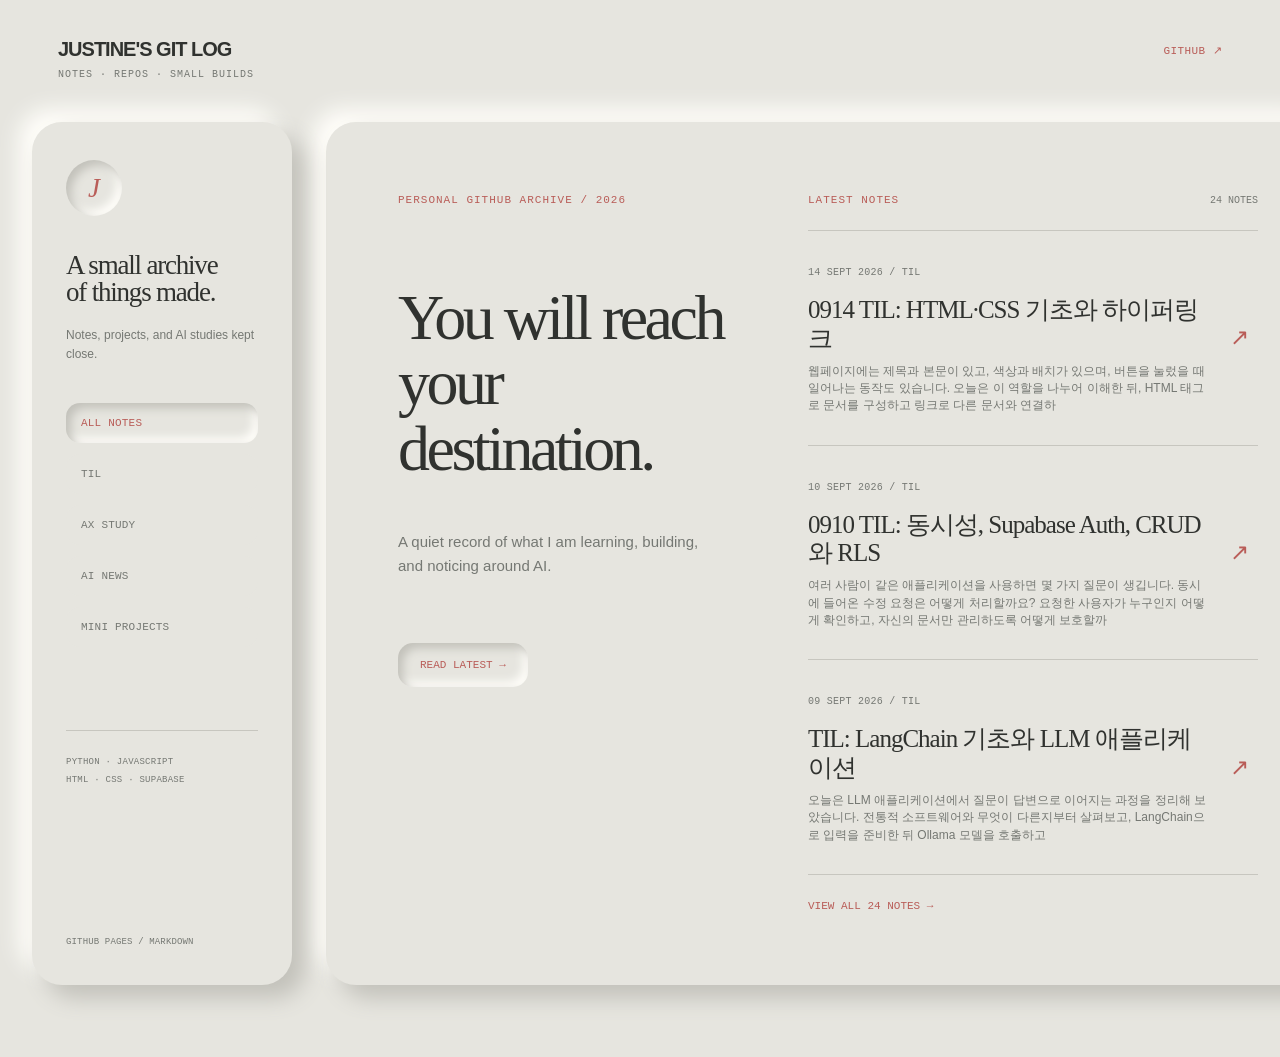
<file: index.html>
<!doctype html>
<html lang="en">
<head>
  <meta charset="utf-8">
  <meta name="viewport" content="width=device-width,initial-scale=1">
  <meta name="description" content="Justine's GitHub archive for TIL, AX study notes, AI news, and small projects.">
  <title>Justine's Git Log</title>
  <link rel="stylesheet" href="assets/site.css?v=20260915-3">
</head>
<body class="home-page">
  <main class="shell">
    <header class="site-header">
      <a href="/" class="brand">JUSTINE'S GIT LOG<span>NOTES · REPOS · SMALL BUILDS</span></a>
      <a class="github-link" href="https://github.com/justinweon" target="_blank" rel="noreferrer">GITHUB ↗</a>
    </header>

    <div class="home-layout">
      <aside class="sidebar" aria-label="Archive categories">
        <div class="monogram" aria-hidden="true">J</div>
        <h1>A small archive<br>of things made.</h1>
        <p>Notes, projects, and AI studies kept close.</p>
        <nav class="category-nav">
          <button class="category active" data-category="all">ALL NOTES</button>
          <button class="category" data-category="til">TIL</button>
          <button class="category" data-category="ax">AX STUDY</button>
          <button class="category" data-category="news">AI NEWS</button>
          <button class="category" data-category="projects">MINI PROJECTS</button>
        </nav>
        <div class="stack"><span>PYTHON · JAVASCRIPT</span><span>HTML · CSS · SUPABASE</span></div>
        <p class="sidebar-foot">GITHUB PAGES / MARKDOWN</p>
      </aside>

      <section class="home-surface">
        <section class="welcome">
          <p class="eyebrow">PERSONAL GITHUB ARCHIVE / 2026</p>
          <h2>You will reach<br>your destination.</h2>
          <p>A quiet record of what I am learning, building,<br>and noticing around AI.</p>
          <button id="read-latest" class="soft-button">READ LATEST →</button>
        </section>

        <section class="latest" aria-live="polite">
          <div class="latest-head"><p class="eyebrow" id="feed-label">LATEST NOTES</p><span id="feed-count"></span></div>
          <div id="post-list" class="post-list"></div>
          <p id="empty-state" class="empty-state" hidden>No notes here yet.</p>
          <button id="view-all" class="view-all">VIEW ALL WRITING →</button>
        </section>
      </section>
    </div>
  </main>
  <script src="assets/site.js?v=20260915-3"></script>
</body>
</html>
</file>
<file: assets/site.css>
:root{--base:#e6e5df;--ink:#30322f;--muted:#757873;--accent:#b95d58;--line:#c7c6bf;--shadow-dark:#c2c1ba;--shadow-light:#fffefa;--radius:30px}*{box-sizing:border-box}html{background:var(--base)}body{margin:0;background:var(--base);color:var(--ink);font-family:Arial,Helvetica,sans-serif}a{color:inherit}button{font:inherit;color:inherit;cursor:pointer}.shell,.reader-shell{width:min(1412px,calc(100% - 64px));margin:auto;padding:38px 0 72px;min-height:100vh}.site-header,.reader-header{display:flex;align-items:flex-start;justify-content:space-between;margin:0 26px 40px}.brand{font-size:20px;font-weight:700;letter-spacing:-1px;text-decoration:none}.brand span{display:block;margin-top:7px;font:10px/1.4 "Courier New",monospace;letter-spacing:1px;color:var(--muted)}.github-link{font:11px "Courier New",monospace;letter-spacing:.4px;color:var(--accent);text-decoration:none;padding:6px 0}.github-link:hover{color:var(--ink)}.home-layout{display:grid;grid-template-columns:260px 1fr;gap:34px}.sidebar,.home-surface,.reader-surface{background:var(--base);box-shadow:13px 13px 22px var(--shadow-dark),-13px -13px 22px var(--shadow-light)}.sidebar{position:relative;border-radius:var(--radius);padding:38px 34px;min-height:780px}.monogram{width:56px;height:56px;display:grid;place-items:center;border-radius:50%;box-shadow:inset 5px 5px 10px var(--shadow-dark),inset -5px -5px 10px var(--shadow-light);font:italic 27px Georgia,serif;color:var(--accent)}.sidebar h1{margin:36px 0 0;font:400 27px/1 Georgia,serif;letter-spacing:-1.2px}.sidebar>p{margin:20px 0 40px;color:var(--muted);font-size:12px;line-height:1.55}.category-nav{display:grid;gap:11px}.category{border:0;border-radius:14px;padding:14px 15px;background:var(--base);color:var(--muted);font:11px "Courier New",monospace;text-align:left;letter-spacing:.2px;transition:color .2s,box-shadow .2s}.category:hover{color:var(--accent)}.category.active{color:var(--accent);box-shadow:inset 5px 5px 10px var(--shadow-dark),inset -5px -5px 10px var(--shadow-light)}.stack{margin-top:83px;padding-top:26px;border-top:1px solid var(--line);display:grid;gap:8px;color:var(--muted);font:9px "Courier New",monospace;letter-spacing:.25px}.sidebar .sidebar-foot{position:absolute;bottom:38px;margin:0;font:9px "Courier New",monospace;color:var(--muted);letter-spacing:.15px}.home-surface{display:grid;grid-template-columns:minmax(360px,.85fr) minmax(450px,1.15fr);gap:50px;border-radius:var(--radius);padding:72px;min-height:780px}.eyebrow{margin:0;color:var(--accent);font:11px "Courier New",monospace;letter-spacing:1px}.welcome h2{margin:79px 0 0;font:400 clamp(48px,5vw,66px)/1.02 Georgia,serif;letter-spacing:-3.5px}.welcome>p:not(.eyebrow){margin:49px 0 0;color:var(--muted);font-size:15px;line-height:1.6}.soft-button{border:0;border-radius:15px;margin-top:65px;padding:16px 22px;background:var(--base);box-shadow:inset 5px 5px 10px var(--shadow-dark),inset -5px -5px 10px var(--shadow-light);color:var(--accent);font:11px "Courier New",monospace;transition:transform .2s,box-shadow .2s}.soft-button:hover{transform:translateY(-2px)}.soft-button:active{transform:none;box-shadow:inset 2px 2px 5px var(--shadow-dark),inset -2px -2px 5px var(--shadow-light)}.latest-head{display:flex;justify-content:space-between;align-items:baseline;border-bottom:1px solid var(--line);padding-bottom:24px}.latest-head span{color:var(--muted);font:10px "Courier New",monospace}.post-list{min-height:456px}.post-row{display:grid;grid-template-columns:1fr 28px;gap:18px;width:100%;border:0;border-bottom:1px solid var(--line);background:none;padding:30px 0;text-align:left;text-decoration:none;transition:transform .2s}.post-row:hover{color:var(--accent);transform:translateX(5px)}.post-meta{font:10px "Courier New",monospace;color:var(--muted);letter-spacing:.25px}.post-title{display:block;margin-top:17px;font:400 25px/1.15 Georgia,serif;letter-spacing:-1px}.post-excerpt{display:block;margin-top:9px;color:var(--muted);font-size:12px;line-height:1.45}.post-arrow{align-self:center;color:var(--accent);font:23px Georgia,serif}.view-all{border:0;background:none;padding:25px 0 0;color:var(--accent);font:11px "Courier New",monospace}.view-all:hover{color:var(--ink)}.empty-state{padding:40px 0;color:var(--muted);font:14px Georgia,serif}@media(max-width:1050px){.home-surface{grid-template-columns:1fr;gap:58px}.sidebar{min-height:690px}.latest{padding-bottom:10px}.post-list{min-height:0}}@media(max-width:760px){.shell,.reader-shell{width:calc(100% - 32px);padding-top:25px}.site-header,.reader-header{margin:0 8px 28px}.home-layout{grid-template-columns:1fr;gap:26px}.sidebar{min-height:0;padding:30px}.sidebar h1{margin-top:24px}.category-nav{grid-template-columns:1fr 1fr}.stack{margin-top:35px}.sidebar .sidebar-foot{position:static;margin-top:32px}.home-surface{padding:38px 30px;min-height:0}.welcome h2{margin-top:48px;font-size:51px}.welcome>p:not(.eyebrow){margin-top:30px}.soft-button{margin-top:35px}.latest{margin-top:12px}.post-title{font-size:22px}}
</file>
